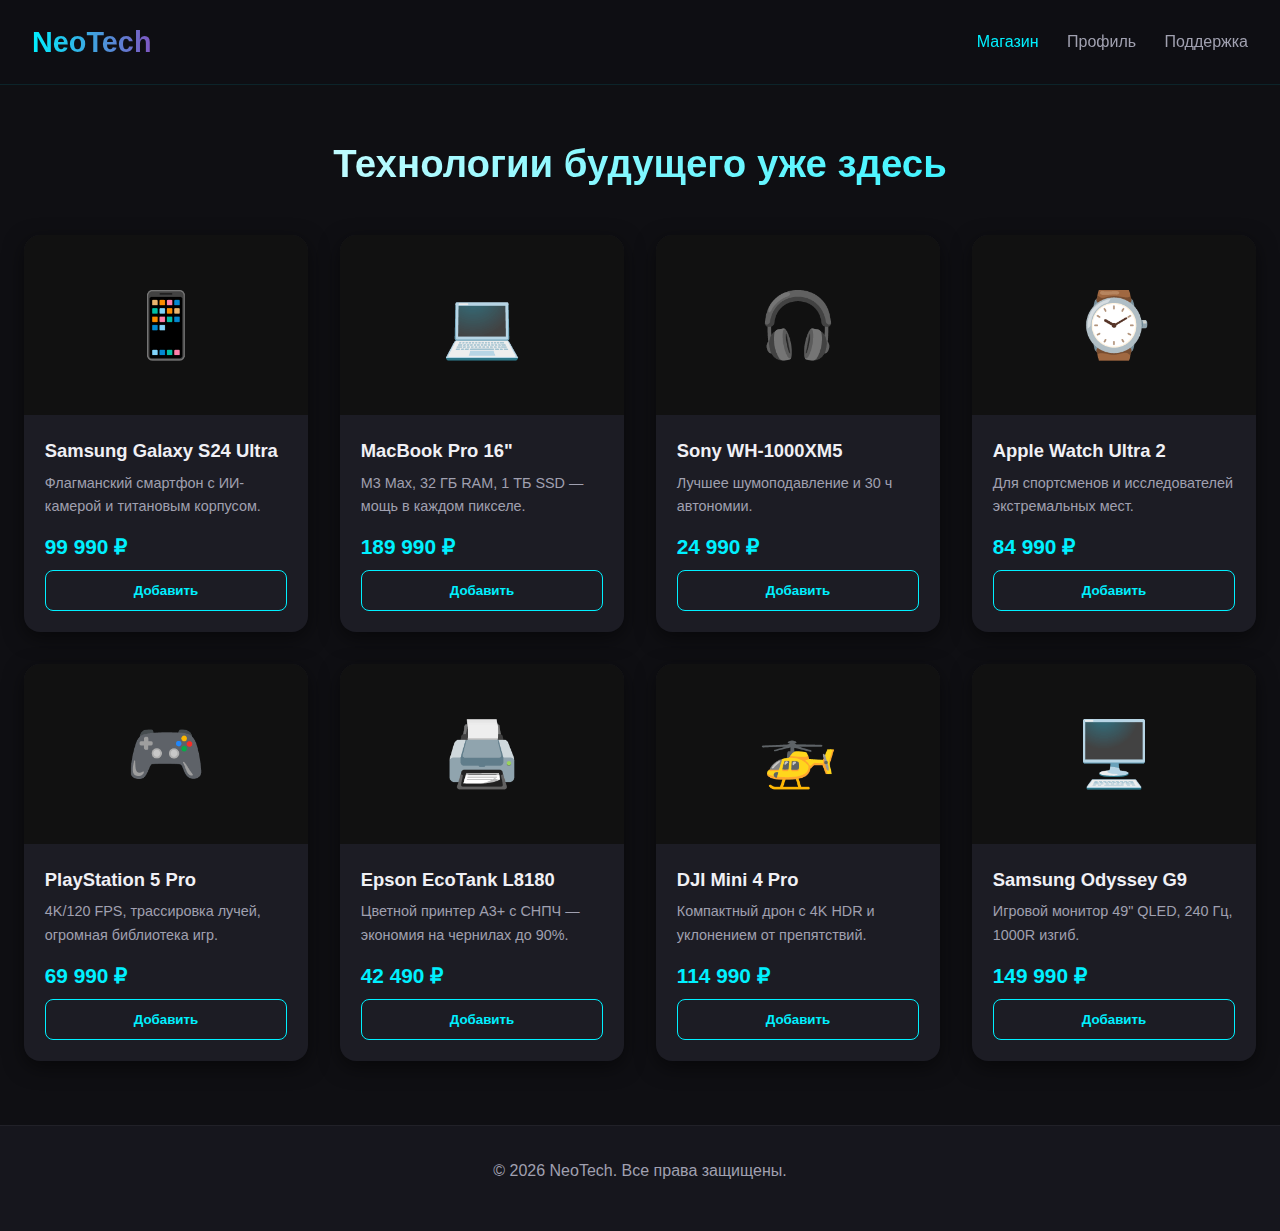
<file: index.html>
<!DOCTYPE html>
<html lang="ru">

<head>
  <meta charset="UTF-8" />
  <meta name="viewport" content="width=device-width, initial-scale=1.0" />
  <title>NeoTech — Магазин</title>
  <link rel="stylesheet" href="Styles/style.css">
</head>

<body>

  <header>
    <div class="logo">NeoTech</div>
    <nav>
      <a href="index.html" class="nav-link" data-page="shop">Магазин</a>
      <a href="profile.html" class="nav-link" data-page="profile">Профиль</a>
      <a href="support.html" class="nav-link" data-page="support">Поддержка</a>
    </nav>
  </header>

  <main id="shop-page" class="page">
    <h1>Технологии будущего уже здесь</h1>
    <div class="products">

      <div class="product-card">
        <div class="product-img">📱</div>
        <div class="product-info">
          <div>
            <div class="product-title">Samsung Galaxy S24 Ultra</div>
            <div class="product-desc">Флагманский смартфон с ИИ-камерой и титановым корпусом.</div>
            <div class="product-price">99 990 ₽</div>
          </div>
          <button class="btn add-to-cart" data-id="1">Добавить</button>
        </div>
      </div>

      <div class="product-card">
        <div class="product-img">💻</div>
        <div class="product-info">
          <div>
            <div class="product-title">MacBook Pro 16"</div>
            <div class="product-desc">M3 Max, 32 ГБ RAM, 1 ТБ SSD — мощь в каждом пикселе.</div>
            <div class="product-price">189 990 ₽</div>
          </div>
          <button class="btn add-to-cart" data-id="2">Добавить</button>
        </div>
      </div>

      <div class="product-card">
        <div class="product-img">🎧</div>
        <div class="product-info">
          <div>
            <div class="product-title">Sony WH-1000XM5</div>
            <div class="product-desc">Лучшее шумоподавление и 30 ч автономии.</div>
            <div class="product-price">24 990 ₽</div>
          </div>
          <button class="btn add-to-cart" data-id="3">Добавить</button>
        </div>
      </div>

      <div class="product-card">
        <div class="product-img">⌚</div>
        <div class="product-info">
          <div>
            <div class="product-title">Apple Watch Ultra 2</div>
            <div class="product-desc">Для спортсменов и исследователей экстремальных мест.</div>
            <div class="product-price">84 990 ₽</div>
          </div>
          <button class="btn add-to-cart" data-id="4">Добавить</button>
        </div>
      </div>

      <div class="product-card">
        <div class="product-img">🎮</div>
        <div class="product-info">
          <div>
            <div class="product-title">PlayStation 5 Pro</div>
            <div class="product-desc">4K/120 FPS, трассировка лучей, огромная библиотека игр.</div>
            <div class="product-price">69 990 ₽</div>
          </div>
          <button class="btn add-to-cart" data-id="5">Добавить</button>
        </div>
      </div>

      <div class="product-card">
        <div class="product-img">🖨️</div>
        <div class="product-info">
          <div>
            <div class="product-title">Epson EcoTank L8180</div>
            <div class="product-desc">Цветной принтер A3+ с СНПЧ — экономия на чернилах до 90%.</div>
            <div class="product-price">42 490 ₽</div>
          </div>
          <button class="btn add-to-cart" data-id="6">Добавить</button>
        </div>
      </div>

      <div class="product-card">
        <div class="product-img">🚁</div>
        <div class="product-info">
          <div>
            <div class="product-title">DJI Mini 4 Pro</div>
            <div class="product-desc">Компактный дрон с 4K HDR и уклонением от препятствий.</div>
            <div class="product-price">114 990 ₽</div>
          </div>
          <button class="btn add-to-cart" data-id="7">Добавить</button>
        </div>
      </div>

      <div class="product-card">
        <div class="product-img">🖥️</div>
        <div class="product-info">
          <div>
            <div class="product-title">Samsung Odyssey G9</div>
            <div class="product-desc">Игровой монитор 49" QLED, 240 Гц, 1000R изгиб.</div>
            <div class="product-price">149 990 ₽</div>
          </div>
          <button class="btn add-to-cart" data-id="8">Добавить</button>
        </div>
      </div>

    </div>
  </main>

  <footer>
    <p>&copy; 2026 NeoTech. Все права защищены.</p>
  </footer>

  <script src="Scripts/app.js"></script>
</body>

</html>
</file>
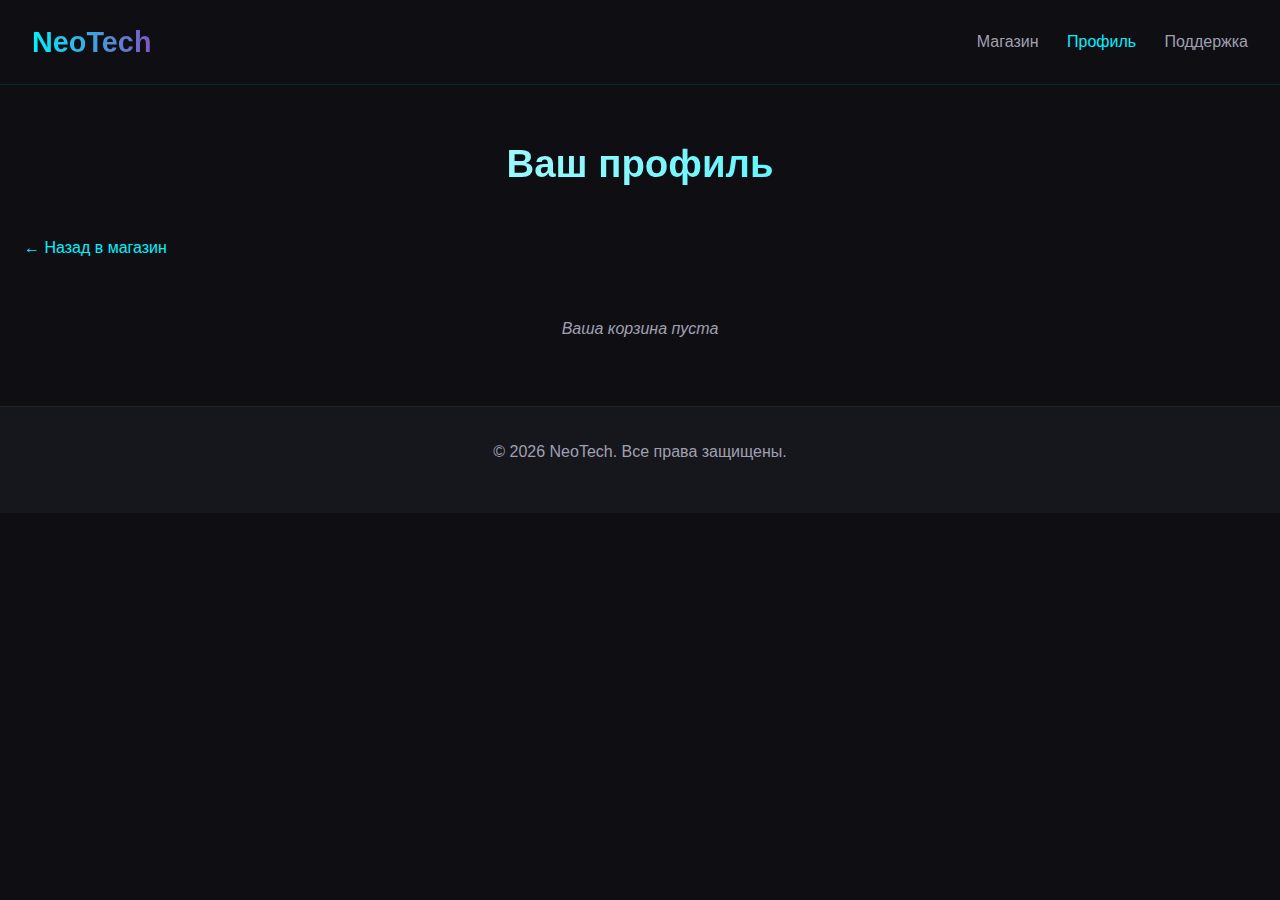
<file: profile.html>
<!DOCTYPE html>
<html lang="ru">
<head>
  <meta charset="UTF-8" />
  <meta name="viewport" content="width=device-width, initial-scale=1.0"/>
  <title>NeoTech — Профиль</title>
  <link rel="stylesheet" href="Styles/style.css">
</head>
<body>

  <header>
    <div class="logo">NeoTech</div>
    <nav>
      <a href="index.html" class="nav-link" data-page="shop">Магазин</a>
      <a href="profile.html" class="nav-link" data-page="profile">Профиль</a>
      <a href="support.html" class="nav-link" data-page="support">Поддержка</a>
    </nav>
  </header>

  <main id="profile-page" class="page">
    <h1>Ваш профиль</h1>
    <a href="#" class="back-link nav-link" data-page="shop">← Назад в магазин</a>

    <div id="cart-items">
      <div id="cart-item-1" class="cart-item hidden">
        <div class="cart-item-info">
          <strong>Samsung Galaxy S24 Ultra</strong><br>
          <small><span class="item-price">99 990 ₽</span> × <span class="item-qty">1</span></small>
        </div>
        <div class="cart-item-actions">
          <button class="quantity-btn cart-remove" data-id="1">−</button>
          <span class="display-qty">1</span>
          <button class="quantity-btn cart-add" data-id="1">+</button>
          <button class="remove-all cart-remove-all" data-id="1">Удалить всё</button>
        </div>
      </div>

      <div id="cart-item-2" class="cart-item hidden">
        <div class="cart-item-info">
          <strong>MacBook Pro 16"</strong><br>
          <small><span class="item-price">189 990 ₽</span> × <span class="item-qty">1</span></small>
        </div>
        <div class="cart-item-actions">
          <button class="quantity-btn cart-remove" data-id="2">−</button>
          <span class="display-qty">1</span>
          <button class="quantity-btn cart-add" data-id="2">+</button>
          <button class="remove-all cart-remove-all" data-id="2">Удалить всё</button>
        </div>
      </div>

      <div id="cart-item-3" class="cart-item hidden">
        <div class="cart-item-info">
          <strong>Sony WH-1000XM5</strong><br>
          <small><span class="item-price">24 990 ₽</span> × <span class="item-qty">1</span></small>
        </div>
        <div class="cart-item-actions">
          <button class="quantity-btn cart-remove" data-id="3">−</button>
          <span class="display-qty">1</span>
          <button class="quantity-btn cart-add" data-id="3">+</button>
          <button class="remove-all cart-remove-all" data-id="3">Удалить всё</button>
        </div>
      </div>

      <div id="cart-item-4" class="cart-item hidden">
        <div class="cart-item-info">
          <strong>Apple Watch Ultra 2</strong><br>
          <small><span class="item-price">84 990 ₽</span> × <span class="item-qty">1</span></small>
        </div>
        <div class="cart-item-actions">
          <button class="quantity-btn cart-remove" data-id="4">−</button>
          <span class="display-qty">1</span>
          <button class="quantity-btn cart-add" data-id="4">+</button>
          <button class="remove-all cart-remove-all" data-id="4">Удалить всё</button>
        </div>
      </div>

      <div id="cart-item-5" class="cart-item hidden">
        <div class="cart-item-info">
          <strong>PlayStation 5 Pro</strong><br>
          <small><span class="item-price">69 990 ₽</span> × <span class="item-qty">1</span></small>
        </div>
        <div class="cart-item-actions">
          <button class="quantity-btn cart-remove" data-id="5">−</button>
          <span class="display-qty">1</span>
          <button class="quantity-btn cart-add" data-id="5">+</button>
          <button class="remove-all cart-remove-all" data-id="5">Удалить всё</button>
        </div>
      </div>

      <div id="cart-item-6" class="cart-item hidden">
        <div class="cart-item-info">
          <strong>Epson EcoTank L8180</strong><br>
          <small><span class="item-price">42 490 ₽</span> × <span class="item-qty">1</span></small>
        </div>
        <div class="cart-item-actions">
          <button class="quantity-btn cart-remove" data-id="6">−</button>
          <span class="display-qty">1</span>
          <button class="quantity-btn cart-add" data-id="6">+</button>
          <button class="remove-all cart-remove-all" data-id="6">Удалить всё</button>
        </div>
      </div>

      <div id="cart-item-7" class="cart-item hidden">
        <div class="cart-item-info">
          <strong>DJI Mini 4 Pro</strong><br>
          <small><span class="item-price">114 990 ₽</span> × <span class="item-qty">1</span></small>
        </div>
        <div class="cart-item-actions">
          <button class="quantity-btn cart-remove" data-id="7">−</button>
          <span class="display-qty">1</span>
          <button class="quantity-btn cart-add" data-id="7">+</button>
          <button class="remove-all cart-remove-all" data-id="7">Удалить всё</button>
        </div>
      </div>

      <div id="cart-item-8" class="cart-item hidden">
        <div class="cart-item-info">
          <strong>Samsung Odyssey G9</strong><br>
          <small><span class="item-price">149 990 ₽</span> × <span class="item-qty">1</span></small>
        </div>
        <div class="cart-item-actions">
          <button class="quantity-btn cart-remove" data-id="8">−</button>
          <span class="display-qty">1</span>
          <button class="quantity-btn cart-add" data-id="8">+</button>
          <button class="remove-all cart-remove-all" data-id="8">Удалить всё</button>
        </div>
      </div>
    </div>

    <div id="empty-cart" class="empty-cart">Ваша корзина пуста</div>
    <div id="cart-total" class="cart-total"></div>
  </main>

  <footer>
    <p>&copy; 2026 NeoTech. Все права защищены.</p>
  </footer>

  <script src="Scripts/app.js"></script>
</body>
</html>
</file>
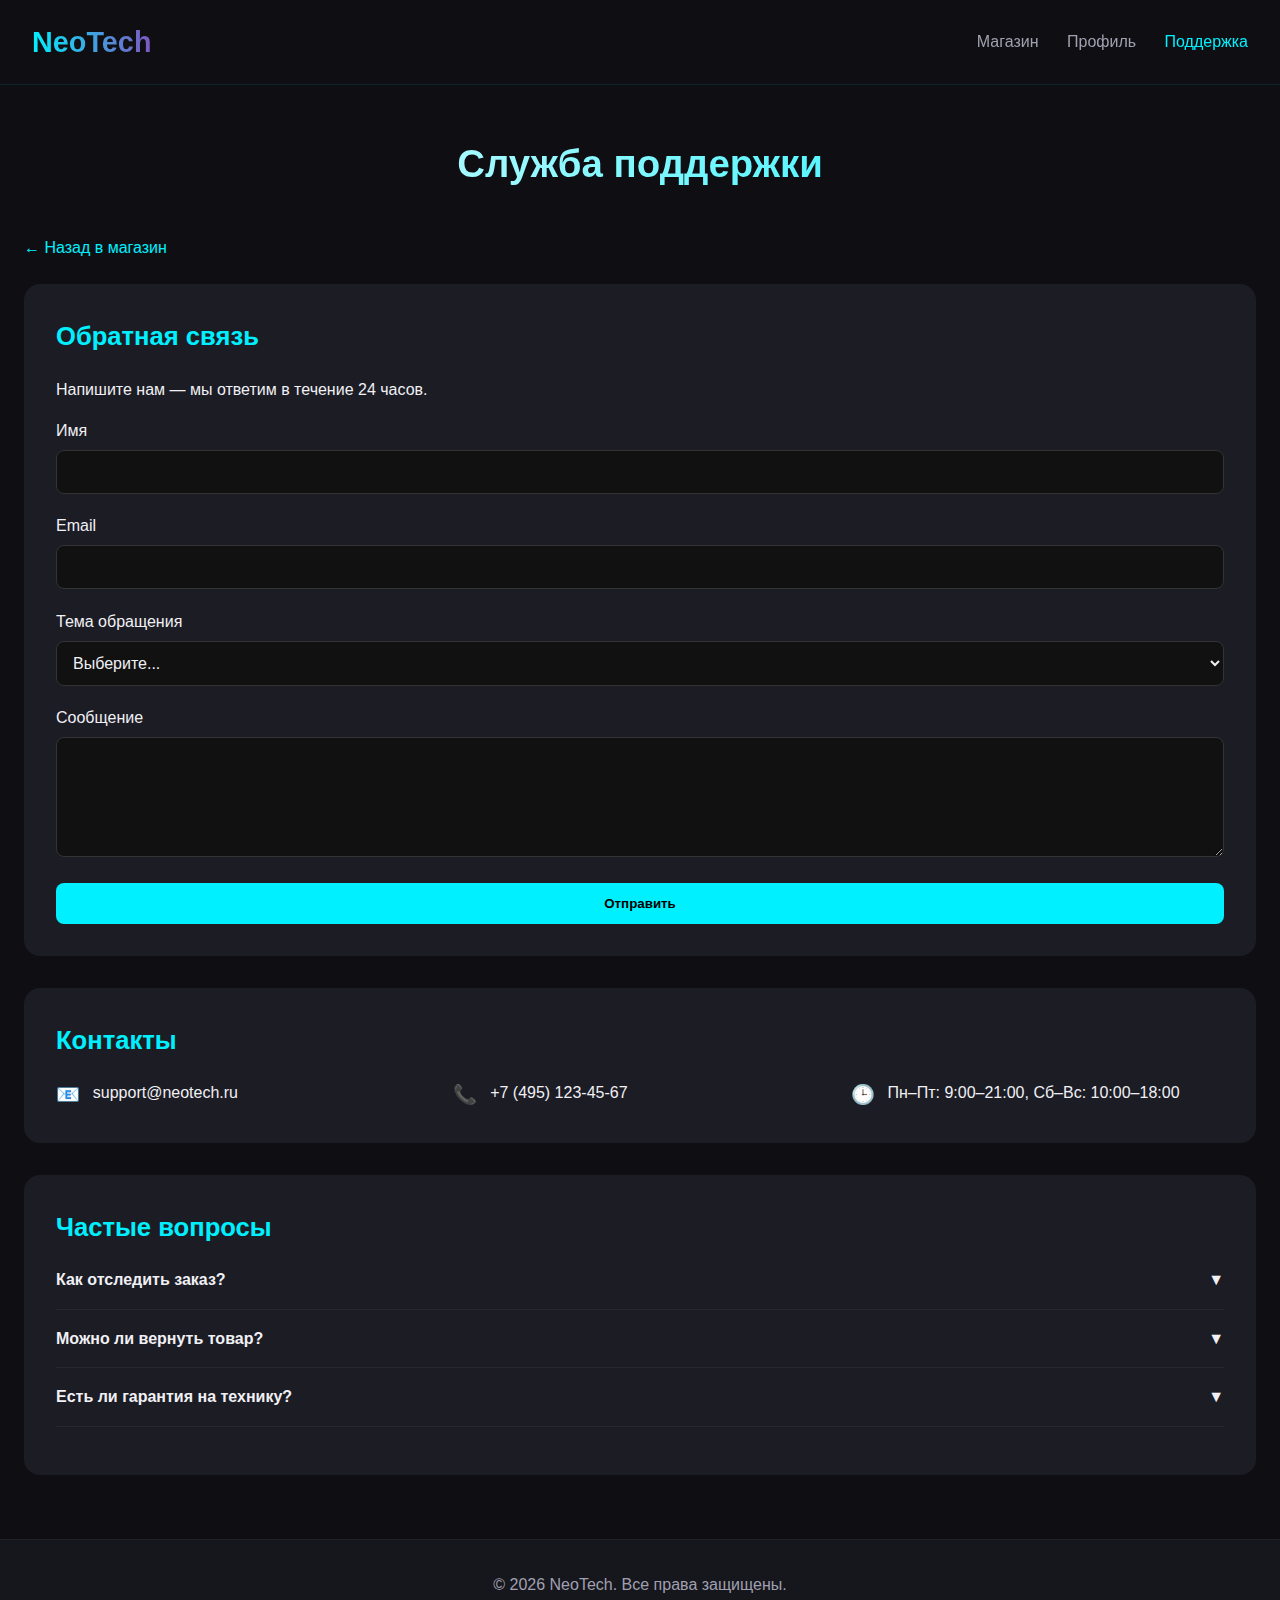
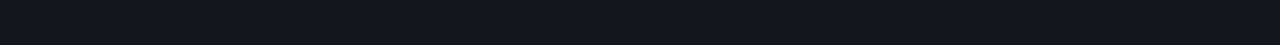
<file: support.html>
<!DOCTYPE html>
<html lang="ru">
<head>
  <meta charset="UTF-8" />
  <meta name="viewport" content="width=device-width, initial-scale=1.0"/>
  <title>NeoTech — Поддержка</title>
  <link rel="stylesheet" href="Styles/style.css">
</head>
<body>

  <header>
    <div class="logo">NeoTech</div>
    <nav>
      <a href="index.html" class="nav-link" data-page="shop">Магазин</a>
      <a href="profile.html" class="nav-link" data-page="profile">Профиль</a>
      <a href="support.html" class="nav-link" data-page="support">Поддержка</a>
    </nav>
  </header>

  <main id="support-page" class="page">
    <h1>Служба поддержки</h1>
    <a href="#" class="back-link nav-link" data-page="shop">← Назад в магазин</a>
    <div class="support-section">
      <div class="support-card">
        <h2>Обратная связь</h2>
        <p>Напишите нам — мы ответим в течение 24 часов.</p>
        <form id="support-form">
          <div class="form-group">
            <label for="name">Имя</label>
            <input type="text" id="name" required>
          </div>
          <div class="form-group">
            <label for="email">Email</label>
            <input type="email" id="email" required>
          </div>
          <div class="form-group">
            <label for="topic">Тема обращения</label>
            <select id="topic" required>
              <option value="">Выберите...</option>
              <option value="order">Проблема с заказом</option>
              <option value="payment">Оплата</option>
              <option value="delivery">Доставка</option>
              <option value="product">Вопрос о товаре</option>
              <option value="other">Другое</option>
            </select>
          </div>
          <div class="form-group">
            <label for="message">Сообщение</label>
            <textarea id="message" required></textarea>
          </div>
          <button type="submit">Отправить</button>
        </form>
      </div>

      <div class="support-card">
        <h2>Контакты</h2>
        <div class="contact-info">
          <div class="contact-item">
            <span class="contact-icon">📧</span>
            <span>support@neotech.ru</span>
          </div>
          <div class="contact-item">
            <span class="contact-icon">📞</span>
            <span>+7 (495) 123-45-67</span>
          </div>
          <div class="contact-item">
            <span class="contact-icon">🕒</span>
            <span>Пн–Пт: 9:00–21:00, Сб–Вс: 10:00–18:00</span>
          </div>
        </div>
      </div>

      <div class="support-card">
        <h2>Частые вопросы</h2>
        <div class="faq-item">
          <div class="faq-question">
            <span>Как отследить заказ?</span>
            <span>▼</span>
          </div>
          <div class="faq-answer">
            После оформления заказа вы получите email с трек-номером. Также статус можно посмотреть в разделе «Профиль».
          </div>
        </div>
        <div class="faq-item">
          <div class="faq-question">
            <span>Можно ли вернуть товар?</span>
            <span>▼</span>
          </div>
          <div class="faq-answer">
            Да, в течение 14 дней с момента получения, если товар не был в использовании и сохранена упаковка.
          </div>
        </div>
        <div class="faq-item">
          <div class="faq-question">
            <span>Есть ли гарантия на технику?</span>
            <span>▼</span>
          </div>
          <div class="faq-answer">
            Все устройства продаются с официальной гарантией от производителя — от 1 до 3 лет в зависимости от бренда.
          </div>
        </div>
      </div>
    </div>
  </main>

  <footer>
    <p>&copy; 2026 NeoTech. Все права защищены.</p>
  </footer>

  <script src="Scripts/app.js"></script>
</body>
</html>
</file>
<file: Styles/style.css>
* {
    margin: 0;
    padding: 0;
    box-sizing: border-box;
    font-family: 'Inter', -apple-system, BlinkMacSystemFont, sans-serif;
  }
  
  :root {
    --bg-primary: #0f0f13;
    --bg-secondary: #16161d;
    --text-primary: #f0f0f5;
    --text-secondary: #a0a0b0;
    --accent: #00f0ff;
    --card-bg: #1c1c24;
  }
  
  body {
    background-color: var(--bg-primary);
    color: var(--text-primary);
    line-height: 1.6;
  }
  
  header {
    display: flex;
    justify-content: space-between;
    align-items: center;
    padding: 1.2rem 2rem;
    background-color: rgba(15, 15, 19, 0.95);
    position: sticky;
    top: 0;
    z-index: 100;
    border-bottom: 1px solid rgba(0, 240, 255, 0.1);
  }
  
  .logo {
    font-size: 1.8rem;
    font-weight: 800;
    background: linear-gradient(to right, var(--accent), #7e57c2);
    -webkit-background-clip: text;
    background-clip: text;
    color: transparent;
  }
  
  nav a {
    color: var(--text-secondary);
    text-decoration: none;
    margin-left: 1.5rem;
    font-weight: 500;
    transition: color 0.25s;
  }
  
  nav a:hover,
  nav a.active {
    color: var(--accent);
  }
  
  main {
    max-width: 1300px;
    margin: 3rem auto;
    padding: 0 1.5rem;
  }
  
  h1 {
    text-align: center;
    font-size: 2.4rem;
    margin-bottom: 2.5rem;
    font-weight: 800;
    background: linear-gradient(to right, #fff, var(--accent));
    -webkit-background-clip: text;
    background-clip: text;
    color: transparent;
  }
  
  .products {
    display: grid;
    grid-template-columns: repeat(auto-fill, minmax(260px, 1fr));
    gap: 2rem;
  }
  
  .product-card {
    background: var(--card-bg);
    border-radius: 16px;
    overflow: hidden;
    height: 100%;
    display: flex;
    flex-direction: column;
    transition: transform 0.3s, box-shadow 0.3s;
    box-shadow: 0 6px 20px rgba(0, 0, 0, 0.5);
  }
  
  .product-card:hover {
    transform: translateY(-6px);
    box-shadow: 0 10px 30px rgba(0, 240, 255, 0.15);
  }
  
  .product-img {
    height: 180px;
    display: flex;
    align-items: center;
    justify-content: center;
    background: #111;
    padding: 1.2rem;
    font-size: 4rem;
  }
  
  .product-info {
    padding: 1.3rem;
    flex-grow: 1;
    display: flex;
    flex-direction: column;
    justify-content: space-between;
    min-height: 160px;
  }
  
  .product-title {
    font-size: 1.15rem;
    font-weight: 600;
    margin-bottom: 0.4rem;
  }
  
  .product-desc {
    font-size: 0.9rem;
    color: var(--text-secondary);
    margin-bottom: 0.8rem;
    flex-grow: 1;
  }
  
  .product-price {
    font-size: 1.3rem;
    font-weight: 700;
    color: var(--accent);
    margin: 0.4rem 0;
  }

  .btn {
    display: block;
    width: 100%;
    padding: 0.75rem;
    background: transparent;
    color: var(--accent);
    border: 1px solid var(--accent);
    border-radius: 8px;
    font-weight: 600;
    text-align: center;
    text-decoration: none;
    cursor: pointer;
    transition: background 0.3s;
  }
  
  .btn:hover:not(:disabled) {
    background: rgba(0, 240, 255, 0.1);
  }
  
  .support-section {
    margin-bottom: 3rem;
  }
  
  .support-card {
    background: var(--card-bg);
    padding: 2rem;
    border-radius: 16px;
    margin-bottom: 2rem;
  }
  
  h2 {
    font-size: 1.6rem;
    margin-bottom: 1.2rem;
    color: var(--accent);
  }
  
  p {
    margin-bottom: 1rem;
  }
  
  .contact-info {
    display: grid;
    grid-template-columns: repeat(auto-fit, minmax(250px, 1fr));
    gap: 1.5rem;
    margin-top: 1rem;
  }
  
  .contact-item {
    display: flex;
    gap: 0.8rem;
  }
  
  .contact-icon {
    color: var(--accent);
    font-size: 1.2rem;
  }
  
  .form-group {
    margin-bottom: 1.2rem;
  }
  
  label {
    display: block;
    margin-bottom: 0.4rem;
    font-weight: 500;
  }
  
  input,
  textarea,
  select {
    width: 100%;
    padding: 0.75rem;
    background: #111;
    border: 1px solid #333;
    border-radius: 8px;
    color: var(--text-primary);
    font-size: 1rem;
  }
  
  textarea {
    min-height: 120px;
    resize: vertical;
  }
  
  button[type="submit"] {
    background: var(--accent);
    color: #000;
    border: none;
    padding: 0.8rem 0;
    font-weight: 600;
    border-radius: 8px;
    cursor: pointer;
    transition: opacity 0.3s;
    width: 100%;
  }
  
  button[type="submit"]:hover {
    opacity: 0.9;
  }
  
  .faq-item {
    margin-bottom: 1rem;
    border-bottom: 1px solid rgba(255, 255, 255, 0.05);
    padding-bottom: 1rem;
  }
  
  .faq-question {
    cursor: pointer;
    font-weight: 600;
    display: flex;
    justify-content: space-between;
    align-items: center;
  }
  
  .faq-answer {
    margin-top: 0.6rem;
    color: var(--text-secondary);
    display: none;
  }
  
  .faq-answer.show {
    display: block;
  }
  
  .back-link {
    display: inline-block;
    margin-bottom: 1.5rem;
    color: var(--accent);
    text-decoration: none;
  }
  
  .cart-item {
    background: var(--card-bg);
    padding: 1.2rem;
    border-radius: 12px;
    margin-bottom: 1rem;
    display: flex;
    justify-content: space-between;
    align-items: center;
  }
  
  .cart-item-info {
    flex: 1;
  }
  
  .cart-item-actions {
    display: flex;
    align-items: center;
    gap: 0.8rem;
  }
  
  .quantity-btn {
    width: 32px;
    height: 32px;
    background: rgba(0, 240, 255, 0.1);
    border: 1px solid var(--accent);
    color: var(--accent);
    border-radius: 6px;
    font-weight: bold;
    cursor: pointer;
  }
  
  .remove-all {
    background: transparent;
    color: #ff6b6b;
    border: none;
    text-decoration: underline;
    cursor: pointer;
    font-size: 0.9rem;
  }
  
  .empty-cart {
    text-align: center;
    color: var(--text-secondary);
    font-style: italic;
    margin: 2rem 0;
  }
  
  .cart-total {
    font-size: 1.4rem;
    margin-top: 1.5rem;
    text-align: right;
    color: var(--accent);
    font-weight: bold;
  }
  
  footer {
    text-align: center;
    padding: 2rem;
    background: var(--bg-secondary);
    color: var(--text-secondary);
    margin-top: 4rem;
    border-top: 1px solid rgba(255, 255, 255, 0.05);
  }
  
  .hidden {
    display: none !important;
  }
  
  .page {
    opacity: 0;
    transform: translateY(10px);
    visibility: hidden;
    position: absolute;
    width: 100%;
    transition:
      opacity 0.35s cubic-bezier(0.33, 0, 0, 1),
      transform 0.35s cubic-bezier(0.33, 0, 0, 1),
      visibility 0.35s;
    pointer-events: none;
  }
  
  .page.active {
    opacity: 1;
    transform: translateY(0);
    visibility: visible;
    position: relative;
    pointer-events: auto;
  }
</file>
